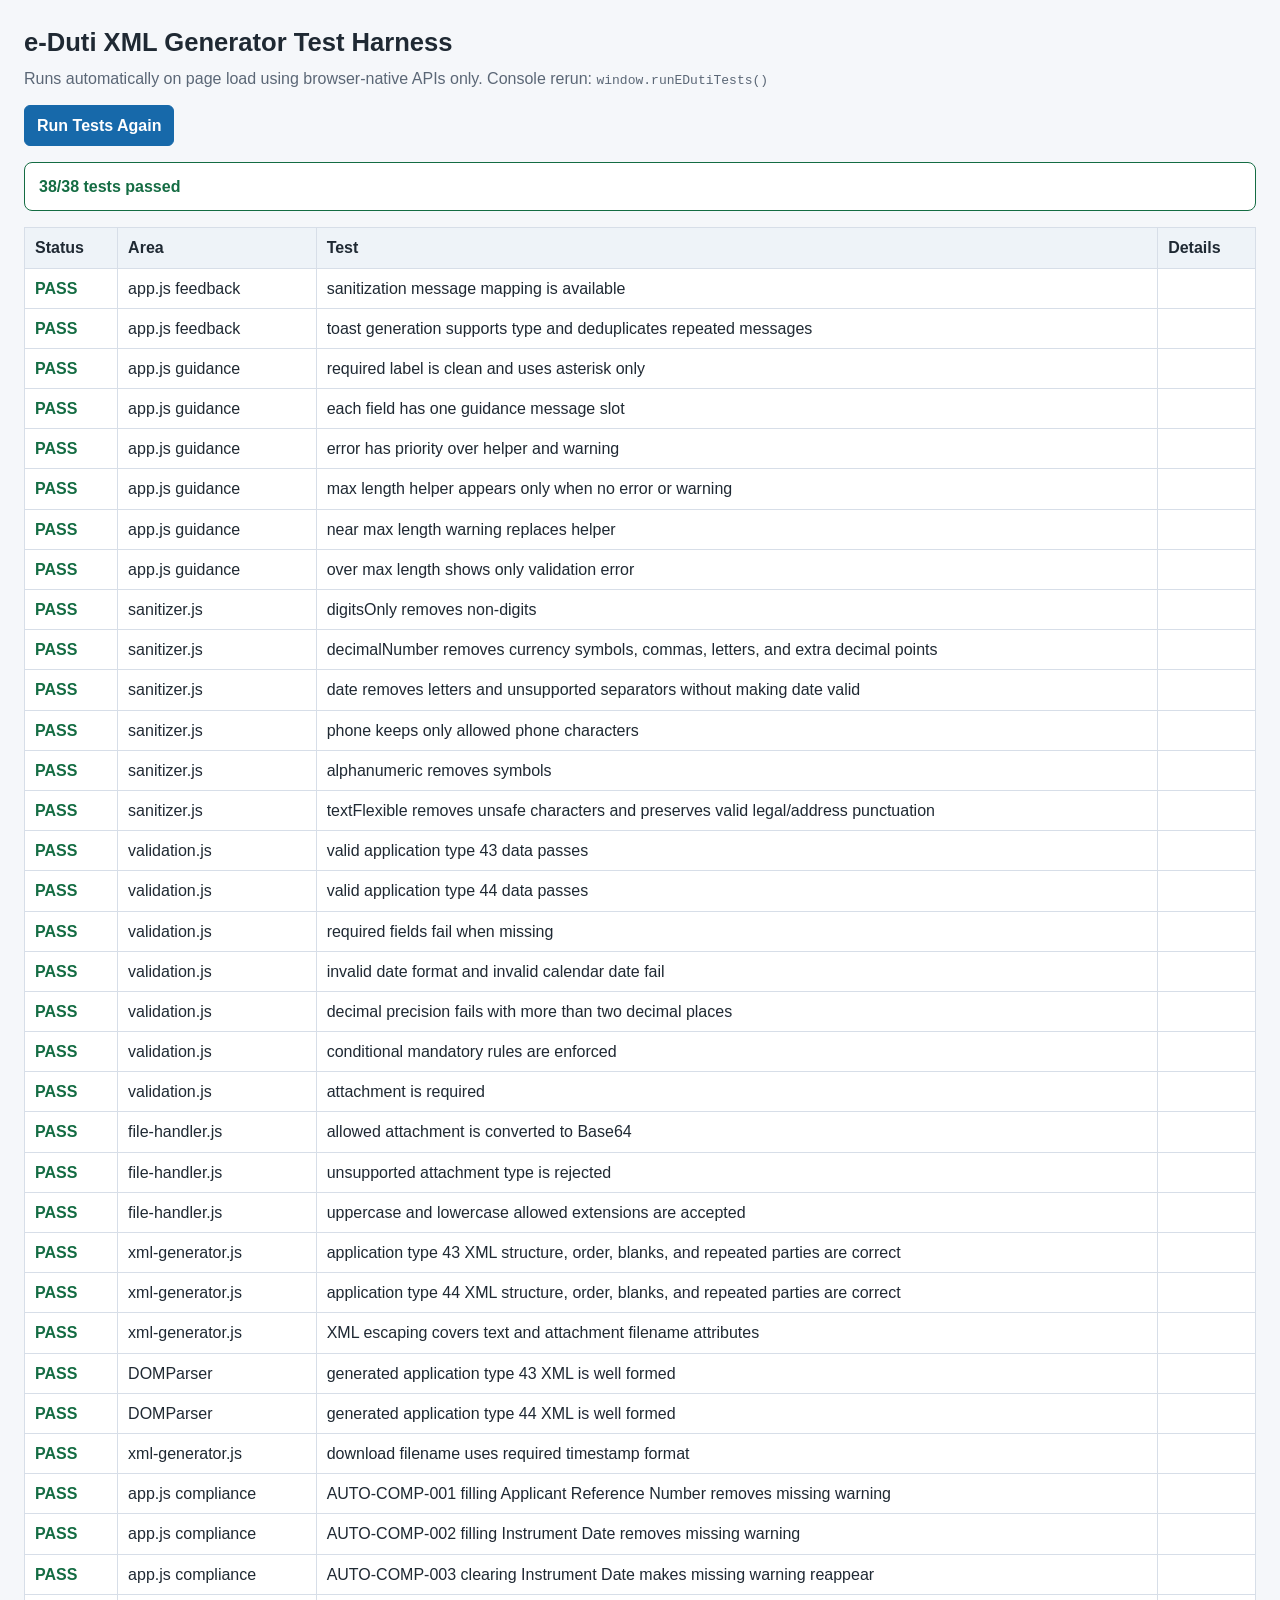
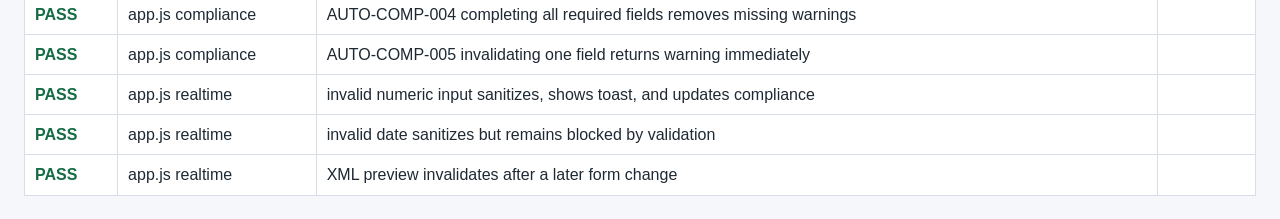
<file: app/test.html>
<!DOCTYPE html>
<html lang="en">
<head>
  <meta charset="UTF-8">
  <meta name="viewport" content="width=device-width, initial-scale=1.0">
  <title>e-Duti XML Generator Tests</title>
  <style>
    body {
      margin: 24px;
      background: #f5f7fa;
      color: #1f2933;
      font-family: Arial, Helvetica, sans-serif;
      line-height: 1.45;
    }

    h1 {
      margin: 0 0 6px;
      font-size: 1.6rem;
    }

    p {
      margin: 0 0 14px;
      color: #5b6776;
    }

    #summary {
      margin: 16px 0;
      padding: 12px 14px;
      border: 1px solid #d7dee8;
      border-radius: 8px;
      background: #ffffff;
      font-weight: 700;
      color: #1f2933;
    }

    #summary.pass {
      border-color: #146c43;
      color: #146c43;
    }

    #summary.fail {
      border-color: #b42318;
      color: #b42318;
    }

    button {
      min-height: 36px;
      padding: 8px 12px;
      border: 1px solid #1769aa;
      border-radius: 6px;
      background: #1769aa;
      color: #ffffff;
      font: inherit;
      font-weight: 700;
      cursor: pointer;
    }

    table {
      width: 100%;
      border-collapse: collapse;
      background: #ffffff;
      border: 1px solid #d7dee8;
    }

    th,
    td {
      border: 1px solid #d7dee8;
      padding: 8px 10px;
      text-align: left;
      vertical-align: top;
    }

    th {
      background: #eef3f8;
    }

    .pass {
      color: #146c43;
      font-weight: 700;
    }

    .fail {
      color: #b42318;
      font-weight: 700;
    }

    pre {
      margin: 0;
      white-space: pre-wrap;
      word-break: break-word;
    }
  </style>
</head>
<body>
  <h1>e-Duti XML Generator Test Harness</h1>
  <p>Runs automatically on page load using browser-native APIs only. Console rerun: <code>window.runEDutiTests()</code></p>
  <button type="button" id="rerunTests">Run Tests Again</button>
  <div id="summary">Waiting to run tests...</div>

  <table>
    <thead>
      <tr>
        <th>Status</th>
        <th>Area</th>
        <th>Test</th>
        <th>Details</th>
      </tr>
    </thead>
    <tbody id="results"></tbody>
  </table>

  <script src="field-config.js"></script>
  <script src="sanitizer.js"></script>
  <script src="file-handler.js"></script>
  <script src="validation.js"></script>

  <div id="appFixture" hidden>
    <select id="applicationType"></select>
    <div id="generalFields"></div>
    <div id="instrumentFields"></div>
    <div id="exemptionFields"></div>
    <div id="transferors"></div>
    <div id="transferees"></div>
    <button type="button" id="addTransferor"></button>
    <button type="button" id="addTransferee"></button>
    <input id="attachmentInput" type="file" multiple>
    <ul id="attachmentList"></ul>
    <div id="attachmentMessages"></div>
    <button type="button" id="previewXml"></button>
    <button type="button" id="downloadXml" disabled></button>
    <button type="button" id="clearForm"></button>
    <textarea id="xmlPreview" readonly></textarea>
    <aside id="complianceStatus"></aside>
    <div id="toastContainer"></div>
  </div>
  <script src="xml-generator.js"></script>
  <script src="app.js"></script>
  <script>
    const tests = [];

    function test(area, name, fn) {
      tests.push({ area, name, fn });
    }

    function assert(condition, message) {
      if (!condition) throw new Error(message || "Assertion failed");
    }

    function assertEqual(actual, expected, message) {
      if (actual !== expected) {
        throw new Error(`${message || "Values differ"}. Expected ${JSON.stringify(expected)}, got ${JSON.stringify(actual)}`);
      }
    }

    function assertIncludes(text, expected, message) {
      if (!String(text).includes(expected)) {
        throw new Error(`${message || "Expected text not found"}. Missing ${JSON.stringify(expected)} in ${JSON.stringify(text)}`);
      }
    }

    function countOccurrences(text, pattern) {
      return (String(text).match(new RegExp(pattern, "g")) || []).length;
    }

    function assertWellFormedXml(xml) {
      const doc = new DOMParser().parseFromString(xml, "application/xml");
      const parserError = doc.querySelector("parsererror");
      assert(!parserError, parserError ? parserError.textContent : "XML parser error");
      assertEqual(doc.documentElement.nodeName, "bulkstamping", "Root node should be bulkstamping");
      return doc;
    }

    function assertTagOrder(xml, tags) {
      let previousIndex = -1;
      tags.forEach((tagName) => {
        const index = xml.indexOf(`<${tagName}`);
        assert(index > previousIndex, `${tagName} is out of order or missing`);
        previousIndex = index;
      });
    }

    function delay(ms) {
      return new Promise((resolve) => setTimeout(resolve, ms));
    }

    function setFixtureInput(key, value) {
      const input = document.querySelector(`#appFixture [data-error-key="${key}"]`);
      assert(input, `${key} input not found`);
      input.value = value;
      input.dispatchEvent(new Event("input", { bubbles: true }));
      input.dispatchEvent(new Event("change", { bubbles: true }));
      return input;
    }

    function fixtureToastText() {
      return Array.from(document.querySelectorAll("#toastContainer .toast__message")).map((toast) => toast.textContent).join(" | ");
    }

    function clearFixtureToasts() {
      document.querySelectorAll("#toastContainer .toast").forEach((toast) => toast.remove());
    }

    function complianceText() {
      return document.getElementById("complianceStatus").textContent.replace(/\s+/g, " ").trim();
    }

    function assertComplianceIncludes(text) {
      assertIncludes(complianceText(), text, "Compliance status did not include expected text");
    }

    function assertComplianceExcludes(text) {
      assert(!complianceText().includes(text), `Compliance status should not include ${JSON.stringify(text)}. Current: ${complianceText()}`);
    }

    async function attachFixturePdf() {
      assert(window.DataTransfer && window.File, "Browser must support DataTransfer and File for attachment fixture tests");
      const input = document.getElementById("attachmentInput");
      const files = new DataTransfer();
      files.items.add(new File(["ABC"], "sample.pdf", { type: "application/pdf" }));
      input.files = files.files;
      input.dispatchEvent(new Event("change", { bubbles: true }));
      await delay(25);
    }
    async function fillMinimumRequiredFixture() {
      setFixtureInput("instrument.refNo", "REF43");
      setFixtureInput("instrument.instrumentDate", "01/03/2026");
      setFixtureInput("instrument.principal", "-1");
      setFixtureInput("instrument.typeOfInstrumentOthers", "Loan Agreement");
      setFixtureInput("instrument.consideration", "1000.50");
      ["transferors.0", "transferees.0"].forEach((prefix, index) => {
        setFixtureInput(`${prefix}.type`, "0");
        setFixtureInput(`${prefix}.name`, index === 0 ? "Ali Example" : "Siti Example");
        setFixtureInput(`${prefix}.nationality`, "1");
        setFixtureInput(`${prefix}.icNo`, index === 0 ? "900101011234" : "910202021234");
        setFixtureInput(`${prefix}.street1`, "123 Main Street");
        setFixtureInput(`${prefix}.street2`, "Unit 10");
        setFixtureInput(`${prefix}.postcode`, "50000");
        setFixtureInput(`${prefix}.telNo`, "+60 12-3456789");
      });
      await attachFixturePdf();
    }

    function validParty(overrides) {
      return Object.assign({
        type: "0",
        name: "Ali Example",
        nationality: "1",
        icNo: "900101011234",
        pasportNo: "",
        pasportCountry: "",
        rocNo: "",
        busType: "",
        incomeTaxNo: "TIN123",
        incomeTaxBranch: "001",
        street1: "123 Main Street",
        street2: "Unit 10",
        street3: "",
        postcode: "50000",
        city: "Kuala Lumpur",
        state: "14",
        country: "458",
        telNo: "+60 12-3456789",
        email: "ali@example.com"
      }, overrides || {});
    }

    function valid43(overrides) {
      return Object.assign({
        applicationType: "43",
        instrument: {
          refNo: "REF43",
          instrumentDate: "01/03/2026",
          instrumentDateReceive: "",
          principal: "-1",
          subsidiary: "",
          typeOfInstrument: "123",
          typeOfInstrumentOthers: "Loan Agreement",
          consideration: "1000.50",
          duration: "1",
          durationDesc: "12 months",
          colLand: "2",
          colLandDesc: "",
          colShare: "2",
          colDeposit: "2",
          colOthers: "2",
          colOthersDesc: "",
          noOfCopy: "",
          exemption: "",
          exemptionOthers: "",
          remession: "",
          remessionOthers: ""
        },
        transferors: [validParty()],
        transferees: [validParty({ name: "Siti Example", icNo: "910202021234", email: "siti@example.com" })],
        attachments: [{ name: "sample.pdf", size: 3, base64: "QUJD" }]
      }, overrides || {});
    }

    function valid44(overrides) {
      return Object.assign({
        applicationType: "44",
        instrument: {
          refNo: "REF44",
          instrumentDate: "01/03/2026",
          instrumentDateReceive: "",
          typeOfInstrument: "222",
          typeOfInstrumentOthers: "Service Agreement",
          noOfCopy: "",
          remessionOrExemption: "",
          payment: "10.00",
          aggrementInfo: "Agreement details"
        },
        transferors: [validParty()],
        transferees: [validParty({ name: "Buyer Example", icNo: "920303031234" })],
        attachments: [{ name: "sample.pdf", size: 3, base64: "QUJD" }]
      }, overrides || {});
    }

    test("app.js feedback", "sanitization message mapping is available", () => {
      assertEqual(EDutiAppFeedback.getSanitizationMessage("digitsOnly"), "Only numbers are allowed. Invalid characters were removed.");
      assertEqual(EDutiAppFeedback.getSanitizationMessage("decimalNumber"), "Only decimal numbers are allowed. Invalid characters were removed.");
      assertEqual(EDutiAppFeedback.getSanitizationMessage("date"), "Use date format DD/MM/YYYY.");
      assertEqual(EDutiAppFeedback.getSanitizationMessage("phone"), "Only phone number characters are allowed.");
      assertEqual(EDutiAppFeedback.getSanitizationMessage("alphanumeric"), "Only letters and numbers are allowed.");
      assertEqual(EDutiAppFeedback.getSanitizationMessage("textFlexible"), "Unsupported characters were removed.");
    });

    test("app.js feedback", "toast generation supports type and deduplicates repeated messages", () => {
      const container = document.createElement("div");
      const first = EDutiAppFeedback.createToast(container, "Duplicate toast", "warning");
      const second = EDutiAppFeedback.createToast(container, "Duplicate toast", "warning");
      assertEqual(container.querySelectorAll(".toast").length, 1, "Duplicate toast should be reused");
      assert(first === second, "Duplicate toast should return existing element");
      assert(container.querySelector(".toast--warning"), "Warning class should be applied");
      EDutiAppFeedback.createToast(container, "Different toast", "success");
      assertEqual(container.querySelectorAll(".toast").length, 2, "Different messages should stack");
    });
    test("app.js guidance", "required label is clean and uses asterisk only", async () => {
      document.getElementById("clearForm").click();
      await delay(0);
      const label = document.querySelector('[data-field-wrapper="instrument.refNo"] .field-label-text');
      assert(label, "Reference number label should exist");
      assertEqual(label.textContent.trim(), "Applicant Reference Number *");
      assert(!label.textContent.includes("required"), "Label should not contain the word required");
    });

    test("app.js guidance", "each field has one guidance message slot", async () => {
      document.getElementById("clearForm").click();
      await delay(0);
      const wrapper = document.querySelector('[data-field-wrapper="instrument.refNo"]');
      assertEqual(wrapper.querySelectorAll('.field-message').length, 1, "Only one guidance message element should render");
      assertEqual(wrapper.querySelectorAll('.hint, .field-warning, .field-error').length, 0, "Old duplicate hint/warning/error elements should not render");
    });

    test("app.js guidance", "error has priority over helper and warning", async () => {
      document.getElementById("clearForm").click();
      await delay(0);
      const message = document.querySelector('[data-message-for="instrument.refNo"]');
      assertEqual(message.textContent, "Applicant Reference Number is required.");
      assert(message.classList.contains("field-message--error"), "Required message should be styled as error");
      assert(!message.textContent.includes("Max 100"), "Error should not duplicate max helper text");
    });

    test("app.js guidance", "max length helper appears only when no error or warning", async () => {
      document.getElementById("clearForm").click();
      await delay(0);
      setFixtureInput("instrument.refNo", "REF123");
      const message = document.querySelector('[data-message-for="instrument.refNo"]');
      assertEqual(message.textContent, "Max 100 characters");
      assert(message.classList.contains("field-message--helper"), "Short valid value should show helper text");
      assert(!message.classList.contains("field-message--warning"), "Short valid value should not show max warning");
    });

    test("app.js guidance", "near max length warning replaces helper", async () => {
      document.getElementById("clearForm").click();
      await delay(0);
      setFixtureInput("instrument.refNo", "A".repeat(90));
      const message = document.querySelector('[data-message-for="instrument.refNo"]');
      assertEqual(message.textContent, "Approaching maximum length: 90/100 characters.");
      assert(message.classList.contains("field-message--warning"), "Near-limit message should be a warning");
      assert(!message.textContent.includes("Max 100"), "Near-limit warning should not duplicate helper text");
    });

    test("app.js guidance", "over max length shows only validation error", async () => {
      document.getElementById("clearForm").click();
      await delay(0);
      setFixtureInput("instrument.refNo", "A".repeat(101));
      const message = document.querySelector('[data-message-for="instrument.refNo"]');
      assertEqual(message.textContent, "Applicant Reference Number must not exceed 100 characters.");
      assert(message.classList.contains("field-message--error"), "Over-limit message should be an error");
      assert(!message.textContent.includes("Approaching maximum length"), "Error should not duplicate warning text");
    });
    test("sanitizer.js", "digitsOnly removes non-digits", () => {
      assertEqual(EDutiSanitizer.sanitizeValue("ABC123@#", "digitsOnly"), "123");
    });

    test("sanitizer.js", "decimalNumber removes currency symbols, commas, letters, and extra decimal points", () => {
      assertEqual(EDutiSanitizer.sanitizeValue("RM 1,200.50abc", "decimalNumber"), "1200.50");
      assertEqual(EDutiSanitizer.sanitizeValue("12.3.4", "decimalNumber"), "12.34");
    });

    test("sanitizer.js", "date removes letters and unsupported separators without making date valid", () => {
      assertEqual(EDutiSanitizer.sanitizeValue("01-03-2026abc", "date"), "01032026");
    });

    test("sanitizer.js", "phone keeps only allowed phone characters", () => {
      assertEqual(EDutiSanitizer.sanitizeValue("+60 (12) abc-999", "phone"), "+60 12 -999");
    });

    test("sanitizer.js", "alphanumeric removes symbols", () => {
      assertEqual(EDutiSanitizer.sanitizeValue("AB-123@#", "alphanumeric"), "AB123");
    });

    test("sanitizer.js", "textFlexible removes unsafe characters and preserves valid legal/address punctuation", () => {
      assertEqual(EDutiSanitizer.sanitizeValue("\u0001Agreement{}[] OK", "textFlexible"), "Agreement OK");
      const validText = "Messrs. A&B Co., Lot 12-3/4 (Tower_A) @ Jalan #5: 50%+ \"Annex\"";
      assertEqual(EDutiSanitizer.sanitizeValue(validText, "textFlexible"), validText);
    });

    test("validation.js", "valid application type 43 data passes", () => {
      const result = EDutiValidation.validateData(valid43());
      assert(result.valid, result.errors.join("; "));
    });

    test("validation.js", "valid application type 44 data passes", () => {
      const result = EDutiValidation.validateData(valid44());
      assert(result.valid, result.errors.join("; "));
    });

    test("validation.js", "required fields fail when missing", () => {
      const data = valid43();
      data.instrument.refNo = "";
      const result = EDutiValidation.validateData(data);
      assert(!result.valid, "Validation should fail");
      assert(result.errors.some((message) => message.includes("Applicant Reference Number is required")), result.errors.join("; "));
    });

    test("validation.js", "invalid date format and invalid calendar date fail", () => {
      const badFormat = valid43();
      badFormat.instrument.instrumentDate = "01032026";
      const badFormatResult = EDutiValidation.validateData(badFormat);
      assert(!badFormatResult.valid, "Date without slashes should fail");
      assert(badFormatResult.errors.some((message) => message.includes("Invalid date format")), badFormatResult.errors.join("; "));

      const badCalendar = valid43();
      badCalendar.instrument.instrumentDate = "31/02/2026";
      const badCalendarResult = EDutiValidation.validateData(badCalendar);
      assert(!badCalendarResult.valid, "Invalid calendar date should fail");
      assert(badCalendarResult.errors.some((message) => message.includes("Invalid date format")), badCalendarResult.errors.join("; "));
    });

    test("validation.js", "decimal precision fails with more than two decimal places", () => {
      const data = valid43();
      data.instrument.consideration = "100.999";
      const result = EDutiValidation.validateData(data);
      assert(!result.valid, "Validation should fail");
      assert(result.errors.some((message) => message.includes("valid decimal")), result.errors.join("; "));
    });

    test("validation.js", "conditional mandatory rules are enforced", () => {
      const citizen = valid43();
      citizen.transferors[0].icNo = "";
      const citizenResult = EDutiValidation.validateData(citizen);
      assert(!citizenResult.valid, "Citizen without IC should fail");
      assert(citizenResult.errors.some((message) => message.includes("IC Number is required")), citizenResult.errors.join("; "));

      const nonCitizen = valid43();
      nonCitizen.transferors[0] = validParty({ nationality: "2", icNo: "", pasportNo: "", pasportCountry: "" });
      const nonCitizenResult = EDutiValidation.validateData(nonCitizen);
      assert(!nonCitizenResult.valid, "Non-citizen without passport fields should fail");
      assert(nonCitizenResult.errors.some((message) => message.includes("Passport Number is required")), nonCitizenResult.errors.join("; "));
      assert(nonCitizenResult.errors.some((message) => message.includes("Passport Country is required")), nonCitizenResult.errors.join("; "));

      const company = valid43();
      company.transferors[0] = validParty({ type: "1", nationality: "", icNo: "", rocNo: "" });
      const companyResult = EDutiValidation.validateData(company);
      assert(!companyResult.valid, "Company without registration number should fail");
      assert(companyResult.errors.some((message) => message.includes("Company Registration Number is required")), companyResult.errors.join("; "));
    });

    test("validation.js", "attachment is required", () => {
      const result = EDutiValidation.validateData(valid43({ attachments: [] }));
      assert(!result.valid, "Validation should fail");
      assert(result.errors.some((message) => message.includes("At least one attachment")), result.errors.join("; "));
    });

    test("file-handler.js", "allowed attachment is converted to Base64", async () => {
      const file = new File(["ABC"], "sample.pdf", { type: "application/pdf" });
      const result = await EDutiFileHandler.processFiles([file]);
      assertEqual(result.errors.length, 0, "No file errors expected");
      assertEqual(result.accepted.length, 1, "One file should be accepted");
      assertEqual(result.accepted[0].name, "sample.pdf");
      assertEqual(result.accepted[0].base64, "QUJD");
    });

    test("file-handler.js", "unsupported attachment type is rejected", async () => {
      const file = new File(["ABC"], "sample.exe", { type: "application/octet-stream" });
      const result = await EDutiFileHandler.processFiles([file]);
      assertEqual(result.accepted.length, 0, "Unsupported file should not be accepted");
      assert(result.errors.some((message) => message.includes("Only PDF, JPEG, JPG, PNG and GIF files are allowed")), result.errors.join("; "));
    });

    test("file-handler.js", "uppercase and lowercase allowed extensions are accepted", async () => {
      const files = [
        new File(["A"], "upper.PDF", { type: "application/pdf" }),
        new File(["B"], "mixed.JpEg", { type: "image/jpeg" }),
        new File(["C"], "lower.png", { type: "image/png" })
      ];
      const result = await EDutiFileHandler.processFiles(files);
      assertEqual(result.errors.length, 0, "Mixed-case allowed extensions should not fail");
      assertEqual(result.accepted.length, 3, "All allowed mixed-case files should be accepted");
    });

    test("xml-generator.js", "application type 43 XML structure, order, blanks, and repeated parties are correct", () => {
      const data = valid43();
      data.transferors.push(validParty({ name: "Second Transferor", icNo: "930404041234" }));
      data.transferees.push(validParty({ name: "Second Transferee", icNo: "940505051234" }));
      const result = EDutiValidation.validateData(data);
      assert(result.valid, result.errors.join("; "));
      const xml = EDutiXmlGenerator.generateXml(result.data);
      assert(xml.startsWith('<?xml version="1.0" encoding="UTF-8"?>'), "XML declaration missing");
      assertIncludes(xml, "<applicationType>43</applicationType>");
      assertEqual(countOccurrences(xml, "<transferor>"), 2, "Transferor node count");
      assertEqual(countOccurrences(xml, "<transferee>"), 2, "Transferee node count");
      ["instrumentDateReceive", "subsidiary", "noOfCopy", "exemption", "exemptionOthers", "remession", "remessionOthers"].forEach((tag) => assertIncludes(xml, `<${tag}></${tag}>`));
      assertTagOrder(xml, ["applicationType", "instrument", "refNo", "instrumentDate", "instrumentDateReceive", "principal", "subsidiary", "typeOfInstrument", "typeOfInstrumentOthers", "transferor", "transferee", "consideration", "duration", "durationDesc", "colLand", "colLandDesc", "colShare", "colDeposit", "colOthers", "colOthersDesc", "noOfCopy", "exemption", "exemptionOthers", "remession", "remessionOthers", "attachment"]);
    });

    test("xml-generator.js", "application type 44 XML structure, order, blanks, and repeated parties are correct", () => {
      const data = valid44();
      data.instrument.payment = "";
      data.transferors.push(validParty({ name: "Second Transferor", icNo: "930404041234" }));
      data.transferees.push(validParty({ name: "Second Transferee", icNo: "940505051234" }));
      const result = EDutiValidation.validateData(data);
      assert(result.valid, result.errors.join("; "));
      const xml = EDutiXmlGenerator.generateXml(result.data);
      assertIncludes(xml, "<applicationType>44</applicationType>");
      assertIncludes(xml, "<aggrementInfo>Agreement details</aggrementInfo>");
      assertEqual(countOccurrences(xml, "<transferor>"), 2, "Transferor node count");
      assertEqual(countOccurrences(xml, "<transferee>"), 2, "Transferee node count");
      ["instrumentDateReceive", "noOfCopy", "remessionOrExemption", "payment"].forEach((tag) => assertIncludes(xml, `<${tag}></${tag}>`));
      assertTagOrder(xml, ["applicationType", "instrument", "refNo", "instrumentDate", "instrumentDateReceive", "typeOfInstrument", "typeOfInstrumentOthers", "transferor", "transferee", "noOfCopy", "remessionOrExemption", "payment", "aggrementInfo", "attachment"]);
    });

    test("xml-generator.js", "XML escaping covers text and attachment filename attributes", () => {
      assertEqual(EDutiXmlGenerator.escapeXml("A&B <C> \"D\" 'E'"), "A&amp;B &lt;C&gt; &quot;D&quot; &apos;E&apos;");
      const data = valid44();
      data.instrument.refNo = "A&B <C> \"D\" 'E'";
      data.attachments = [{ name: "a&b\"'<>.pdf", size: 1, base64: "QUJD" }];
      const xml = EDutiXmlGenerator.generateXml(data);
      assertIncludes(xml, "<refNo>A&amp;B &lt;C&gt; &quot;D&quot; &apos;E&apos;</refNo>");
      assertIncludes(xml, "attachment name=\"a&amp;b&quot;&apos;&lt;&gt;.pdf\"");
    });

    test("DOMParser", "generated application type 43 XML is well formed", () => {
      const xml = EDutiXmlGenerator.generateXml(EDutiValidation.validateData(valid43()).data);
      const doc = assertWellFormedXml(xml);
      assertEqual(doc.querySelector("applicationType").textContent, "43");
    });

    test("DOMParser", "generated application type 44 XML is well formed", () => {
      const xml = EDutiXmlGenerator.generateXml(EDutiValidation.validateData(valid44()).data);
      const doc = assertWellFormedXml(xml);
      assertEqual(doc.querySelector("applicationType").textContent, "44");
    });

    test("xml-generator.js", "download filename uses required timestamp format", () => {
      const name = EDutiXmlGenerator.buildDownloadName(new Date(2026, 5, 4, 10, 30, 5));
      assertEqual(name, "eduti_20260604_103005.xml");
    });
    test("app.js compliance", "AUTO-COMP-001 filling Applicant Reference Number removes missing warning", async () => {
      document.getElementById("clearForm").click();
      await delay(0);
      assertComplianceIncludes("Applicant Reference Number missing");
      setFixtureInput("instrument.refNo", "REF43");
      assertComplianceExcludes("Applicant Reference Number missing");
      assertComplianceIncludes("Instrument Date missing");
    });

    test("app.js compliance", "AUTO-COMP-002 filling Instrument Date removes missing warning", async () => {
      document.getElementById("clearForm").click();
      await delay(0);
      setFixtureInput("instrument.refNo", "REF43");
      assertComplianceIncludes("Instrument Date missing");
      setFixtureInput("instrument.instrumentDate", "01/03/2026");
      assertComplianceExcludes("Instrument Date missing");
      assertComplianceIncludes("Principal / Subsidiary missing");
    });

    test("app.js compliance", "AUTO-COMP-003 clearing Instrument Date makes missing warning reappear", async () => {
      document.getElementById("clearForm").click();
      await delay(0);
      setFixtureInput("instrument.refNo", "REF43");
      setFixtureInput("instrument.instrumentDate", "01/03/2026");
      assertComplianceExcludes("Instrument Date missing");
      setFixtureInput("instrument.instrumentDate", "");
      assertComplianceIncludes("Instrument Date missing");
    });

    test("app.js compliance", "AUTO-COMP-004 completing all required fields removes missing warnings", async () => {
      document.getElementById("clearForm").click();
      await delay(0);
      await fillMinimumRequiredFixture();
      assertComplianceExcludes("Applicant Reference Number missing");
      assertComplianceExcludes("Instrument Date missing");
      assertComplianceExcludes("Principal / Subsidiary missing");
      assertComplianceExcludes("missing");
      assertComplianceIncludes("Ready for XML generation");
    });

    test("app.js compliance", "AUTO-COMP-005 invalidating one field returns warning immediately", async () => {
      document.getElementById("clearForm").click();
      await delay(0);
      await fillMinimumRequiredFixture();
      assertComplianceIncludes("Ready for XML generation");
      setFixtureInput("instrument.instrumentDate", "");
      assertComplianceIncludes("Instrument Date missing");
      assertComplianceIncludes("XML generation unavailable");
    });
    test("app.js realtime", "invalid numeric input sanitizes, shows toast, and updates compliance", async () => {
      document.getElementById("clearForm").click();
      await delay(0);
      clearFixtureToasts();
      const input = setFixtureInput("instrument.typeOfInstrument", "ABC123@#");
      assertEqual(input.value, "123", "Numeric field should sanitize to digits");
      assertIncludes(fixtureToastText(), "Only numbers are allowed. Invalid characters were removed.");
      assertIncludes(document.getElementById("complianceStatus").textContent, "XML generation unavailable");
    });

    test("app.js realtime", "invalid date sanitizes but remains blocked by validation", async () => {
      document.getElementById("clearForm").click();
      await delay(0);
      clearFixtureToasts();
      const input = setFixtureInput("instrument.instrumentDate", "01-03-2026abc");
      assertEqual(input.value, "01032026", "Date sanitizer should remove unsupported characters");
      assertIncludes(fixtureToastText(), "Use date format DD/MM/YYYY.");
      const error = document.querySelector('[data-message-for="instrument.instrumentDate"]');
      assert(error && error.textContent.includes("Invalid date format"), "Inline date validation should appear in real time");
      assert(document.getElementById("downloadXml").disabled, "Download should stay disabled");
    });

    test("app.js realtime", "XML preview invalidates after a later form change", async () => {
      document.getElementById("clearForm").click();
      await delay(0);
      document.getElementById("xmlPreview").value = "<bulkstamping></bulkstamping>";
      document.getElementById("downloadXml").disabled = false;
      clearFixtureToasts();
      setFixtureInput("instrument.typeOfInstrument", "ABC123@#");
      assertEqual(document.getElementById("xmlPreview").value, "", "Preview should be cleared");
      assert(document.getElementById("downloadXml").disabled, "Download should be disabled");
      assertIncludes(fixtureToastText(), "Form changed. XML preview must be regenerated.");
    });

    async function runEDutiTests() {
      const tbody = document.getElementById("results");
      const summary = document.getElementById("summary");
      tbody.innerHTML = "";
      summary.className = "";
      summary.textContent = "Running tests...";

      let passed = 0;
      const rows = [];

      for (const item of tests) {
        try {
          await item.fn();
          passed += 1;
          rows.push({ status: "PASS", area: item.area, name: item.name, details: "" });
        } catch (error) {
          rows.push({ status: "FAIL", area: item.area, name: item.name, details: error.stack || error.message || String(error) });
        }
      }

      tbody.innerHTML = rows.map((row) => `
        <tr>
          <td class="${row.status === "PASS" ? "pass" : "fail"}">${row.status}</td>
          <td>${escapeHtml(row.area)}</td>
          <td>${escapeHtml(row.name)}</td>
          <td><pre>${escapeHtml(row.details)}</pre></td>
        </tr>
      `).join("");

      summary.textContent = `${passed}/${tests.length} tests passed`;
      summary.className = passed === tests.length ? "pass" : "fail";
      return { passed, total: tests.length, failed: tests.length - passed, rows };
    }

    function escapeHtml(value) {
      return String(value || "")
        .replace(/&/g, "&amp;")
        .replace(/</g, "&lt;")
        .replace(/>/g, "&gt;")
        .replace(/"/g, "&quot;")
        .replace(/'/g, "&#39;");
    }

    window.runEDutiTests = runEDutiTests;
    document.getElementById("rerunTests").addEventListener("click", runEDutiTests);
    window.addEventListener("load", runEDutiTests);
  </script>
</body>
</html>
</file>
